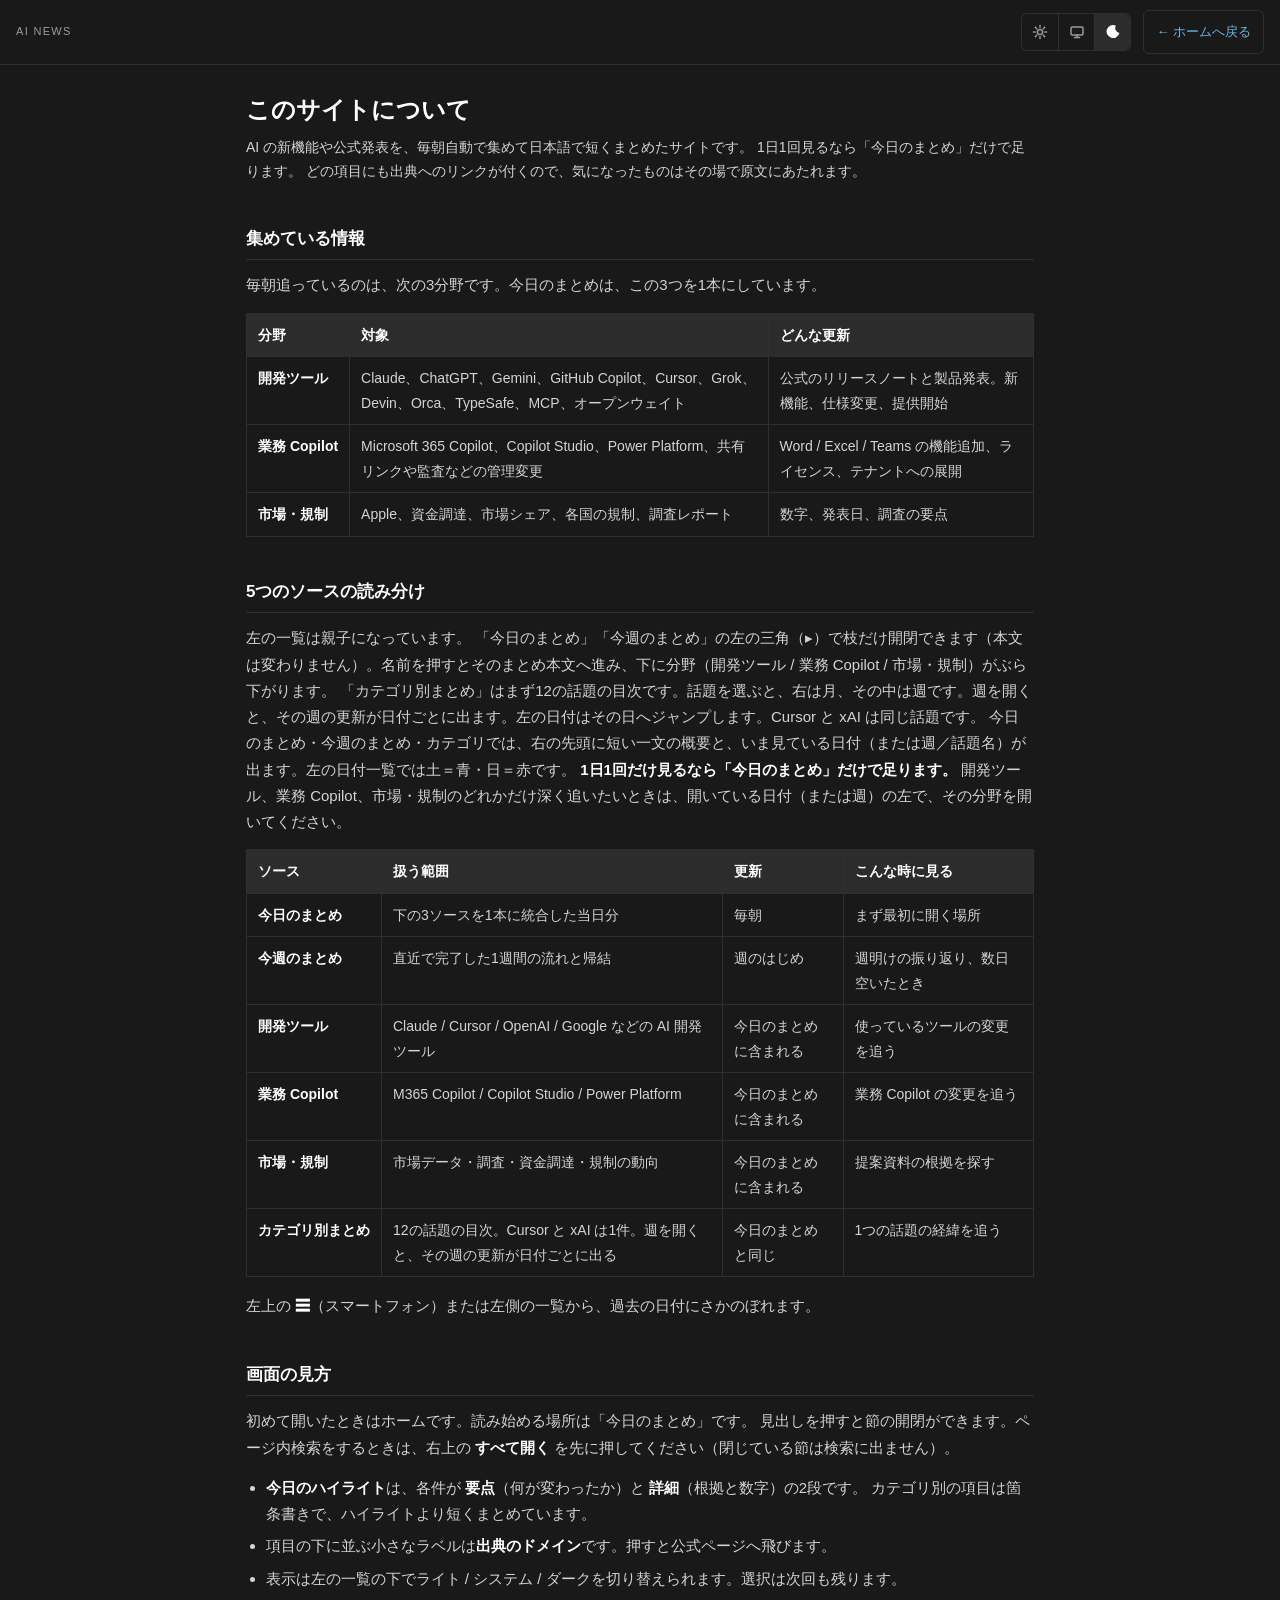
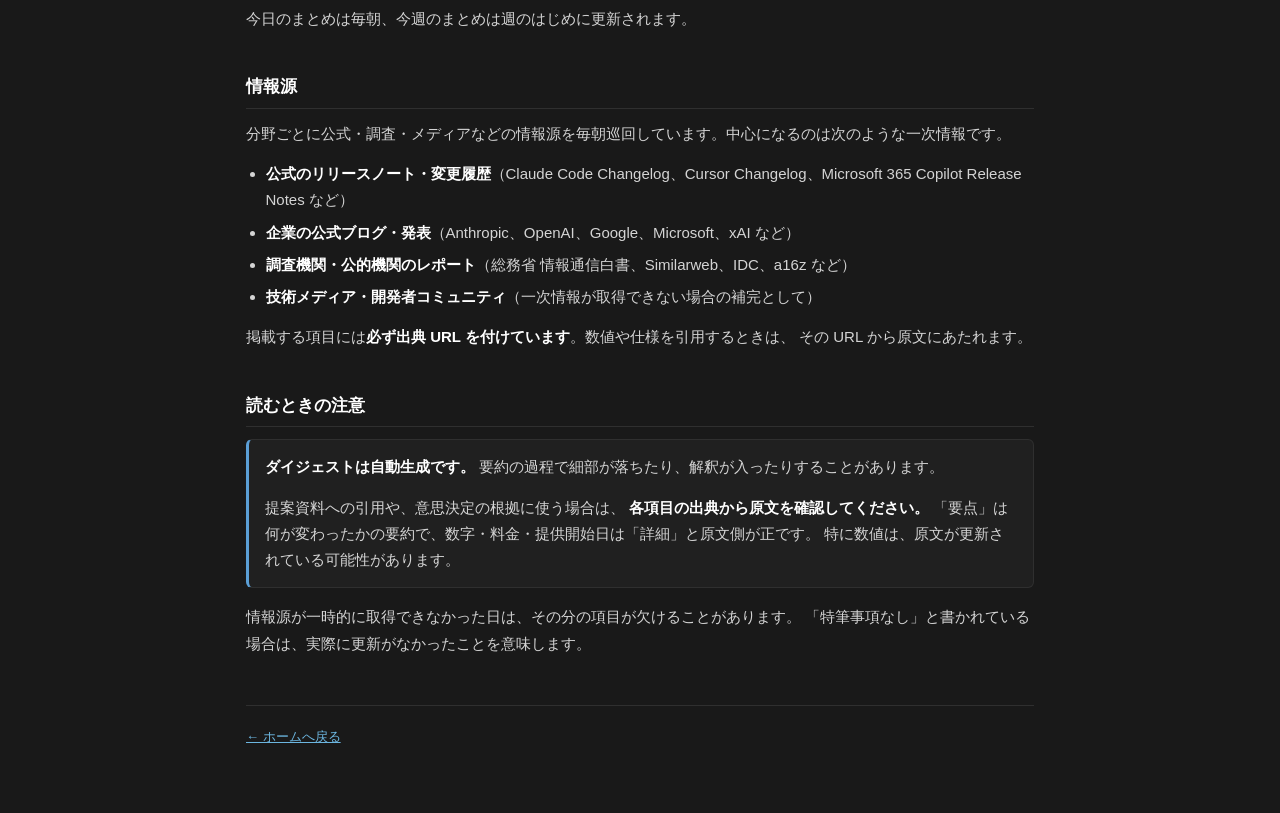
<file: about.html>
<!DOCTYPE html>
<html lang="ja">
<head>
  <meta charset="utf-8">
  <meta name="viewport" content="width=device-width, initial-scale=1">
  <title>このサイトについて — AI News</title>
  <meta name="description" content="AI の新機能や公式発表を毎朝自動で集め、日本語で短くまとめたサイトです。開発ツール・業務 Copilot・市場・規制の3分野を追い、ハイライトは要点と詳細、各項目には出典リンクが付きます。">
  <!-- 実効テーマ（dark/light）に合わせて JS が書き換える。初期値は暗色（既定プリファレンス） -->
  <meta name="color-scheme" content="dark">
  <!-- 初回描画前にテーマを確定し、フラッシュを防ぐ。localStorage キーは index.html と共用 -->
  <script>
    (function () {
      var KEY = 'ai-news-theme';
      var pref = localStorage.getItem(KEY) || 'dark';
      if (pref !== 'light' && pref !== 'dark' && pref !== 'system') pref = 'dark';
      var theme = pref === 'system'
        ? (matchMedia('(prefers-color-scheme: dark)').matches ? 'dark' : 'light')
        : pref;
      var root = document.documentElement;
      root.setAttribute('data-theme', theme);
      root.setAttribute('data-theme-pref', pref);
      var meta = document.querySelector('meta[name="color-scheme"]');
      if (meta) meta.content = theme;
    })();
  </script>
  <style>
    * { margin: 0; padding: 0; box-sizing: border-box; }

    /* ビューア（index.html）と同一のパレット */
    :root, [data-theme="dark"] {
      color-scheme: dark;
      --bg:#191919; --panel:#202020; --border:#2f2f2f; --border2:#2c2c2c;
      --fg:#d4d4d4; --fg-strong:#ffffff; --muted:#9b9b9b; --link:#6cb6e0;
      --accent:#5b9fd6; --brand:#9b9b9b;
      --active-bg:#2c2c2c;
    }
    [data-theme="light"] {
      color-scheme: light;
      --bg:#ffffff; --panel:#f7f6f3; --border:#e8e7e4; --border2:#efeee9;
      --fg:#37352f; --fg-strong:#37352f; --muted:#6f6e69; --link:#0b6e99;
      --accent:#2383e2; --brand:#6f6e69;
      --active-bg:#ecebe9;
    }

    body {
      font-family: -apple-system, BlinkMacSystemFont, "Segoe UI", Roboto, "Hiragino Sans", "Noto Sans CJK JP", sans-serif;
      background: var(--bg); color: var(--fg);
      line-height: 1.75; font-size: 15px;
    }

    .topbar {
      background: var(--bg); border-bottom: 1px solid var(--border);
      padding: 10px 16px; display: flex; align-items: center; gap: 12px;
    }
    .brand { font-size: 11px; color: var(--brand); letter-spacing: .12em; white-space: nowrap; }
    .theme-switch {
      display: inline-flex; border: 1px solid var(--border); border-radius: 6px;
      overflow: hidden; flex: none; background: var(--bg); margin-left: auto;
    }
    .theme-opt {
      background: none; border: none; color: var(--muted); cursor: pointer;
      font: inherit; padding: 0; width: 36px; height: 36px;
      display: inline-flex; align-items: center; justify-content: center;
    }
    .theme-opt + .theme-opt { border-left: 1px solid var(--border); }
    .theme-opt:hover { color: var(--fg); background: var(--border2); }
    .theme-opt[aria-checked="true"] {
      color: var(--fg-strong); background: var(--active-bg);
    }
    .theme-opt:focus-visible { outline: 2px solid var(--accent); outline-offset: -2px; z-index: 1; }
    .theme-opt svg { width: 16px; height: 16px; display: block; }
    .back {
      color: var(--link); text-decoration: none;
      font-size: 13px; border: 1px solid var(--border); border-radius: 6px;
      padding: 7px 12px; min-height: 44px; display: inline-flex; align-items: center;
    }
    .back:hover, .back:focus-visible { background: var(--border2); text-decoration: underline; }

    main { max-width: 820px; margin: 0 auto; padding: 28px 16px 64px; }

    h1 { font-size: 24px; color: var(--fg-strong); line-height: 1.4; margin-bottom: 8px; }
    .lede { color: var(--fg); font-size: 14px; margin-bottom: 32px; }

    h2 {
      font-size: 17px; color: var(--fg-strong); margin: 40px 0 12px;
      padding-bottom: 6px; border-bottom: 1px solid var(--border);
    }
    p { margin-bottom: 14px; }
    ul { margin: 0 0 14px 1.3em; }
    li { margin-bottom: 6px; }
    strong { color: var(--fg-strong); }
    a { color: var(--link); }

    /* 表は幅の狭い端末で自身がスクロールする。本文は横に流れない */
    .tw { overflow-x: auto; margin-bottom: 16px; -webkit-overflow-scrolling: touch; }
    table { border-collapse: collapse; width: 100%; min-width: 560px; font-size: 14px; }
    th, td { border: 1px solid var(--border); padding: 9px 11px; text-align: left; vertical-align: top; }
    th { background: var(--border2); color: var(--fg-strong); font-weight: 600; white-space: nowrap; }
    td .tab { color: var(--fg-strong); font-weight: 600; white-space: nowrap; }

    .flow { list-style: none; margin-left: 0; }
    .flow li {
      display: flex; gap: 12px; align-items: baseline;
      padding: 8px 0; border-bottom: 1px solid var(--border2);
    }
    .flow li:last-child { border-bottom: 0; }
    .flow time {
      font-variant-numeric: tabular-nums; color: var(--fg-strong);
      font-weight: 600; flex: none; width: 82px;
    }

    .note {
      background: var(--panel); border: 1px solid var(--border);
      border-left: 3px solid var(--accent);
      border-radius: 6px; padding: 14px 16px; margin-bottom: 16px;
    }
    .note p:last-child { margin-bottom: 0; }

    footer {
      margin-top: 48px; padding-top: 20px; border-top: 1px solid var(--border);
      color: var(--muted); font-size: 13px;
    }

    @media (max-width: 600px) {
      body { font-size: 14px; }
      main { padding: 20px 14px 48px; }
      h1 { font-size: 20px; }
      .flow li { flex-direction: column; gap: 2px; }
      .flow time { width: auto; }
      .theme-opt { width: 44px; height: 44px; }
    }
  </style>
</head>
<body>
  <header class="topbar">
    <span class="brand">AI NEWS</span>
    <div class="theme-switch" role="radiogroup" aria-label="表示モード">
      <button type="button" class="theme-opt" data-theme-set="light" role="radio" aria-checked="false" title="ライト" aria-label="ライト">
        <svg viewBox="0 0 16 16" aria-hidden="true" fill="none" stroke="currentColor" stroke-width="1.5" stroke-linecap="round">
          <circle cx="8" cy="8" r="2.6"/>
          <path d="M8 1.5v1.7M8 12.8v1.7M1.5 8h1.7M12.8 8h1.7M3.4 3.4l1.2 1.2M11.4 11.4l1.2 1.2M12.6 3.4l-1.2 1.2M4.6 11.4l-1.2 1.2"/>
        </svg>
      </button>
      <button type="button" class="theme-opt" data-theme-set="system" role="radio" aria-checked="false" title="システム" aria-label="システム">
        <svg viewBox="0 0 16 16" aria-hidden="true" fill="none" stroke="currentColor" stroke-width="1.5" stroke-linecap="round" stroke-linejoin="round">
          <rect x="2" y="3" width="12" height="8" rx="1.2"/>
          <path d="M5.5 13.5h5M8 11v2.5"/>
        </svg>
      </button>
      <button type="button" class="theme-opt" data-theme-set="dark" role="radio" aria-checked="false" title="ダーク" aria-label="ダーク">
        <svg viewBox="0 0 16 16" aria-hidden="true" fill="currentColor">
          <path d="M10.8 1.6A6.5 6.5 0 1 0 14.4 9a5.2 5.2 0 0 1-3.6-7.4Z"/>
        </svg>
      </button>
    </div>
    <a class="back" href="./#home">← ホームへ戻る</a>
  </header>

  <main>
    <h1>このサイトについて</h1>
    <p class="lede">
      AI の新機能や公式発表を、毎朝自動で集めて日本語で短くまとめたサイトです。
      1日1回見るなら「今日のまとめ」だけで足ります。
      どの項目にも出典へのリンクが付くので、気になったものはその場で原文にあたれます。
    </p>

    <h2>集めている情報</h2>
    <p>毎朝追っているのは、次の3分野です。今日のまとめは、この3つを1本にしています。</p>
    <div class="tw">
      <table>
        <thead>
          <tr><th>分野</th><th>対象</th><th>どんな更新</th></tr>
        </thead>
        <tbody>
          <tr>
            <td><span class="tab">開発ツール</span></td>
            <td>Claude、ChatGPT、Gemini、GitHub Copilot、Cursor、Grok、Devin、Orca、TypeSafe、MCP、オープンウェイト</td>
            <td>公式のリリースノートと製品発表。新機能、仕様変更、提供開始</td>
          </tr>
          <tr>
            <td><span class="tab">業務 Copilot</span></td>
            <td>Microsoft 365 Copilot、Copilot Studio、Power Platform、共有リンクや監査などの管理変更</td>
            <td>Word / Excel / Teams の機能追加、ライセンス、テナントへの展開</td>
          </tr>
          <tr>
            <td><span class="tab">市場・規制</span></td>
            <td>Apple、資金調達、市場シェア、各国の規制、調査レポート</td>
            <td>数字、発表日、調査の要点</td>
          </tr>
        </tbody>
      </table>
    </div>

    <h2>5つのソースの読み分け</h2>
    <p>
      左の一覧は親子になっています。
      「今日のまとめ」「今週のまとめ」の左の三角（▸）で枝だけ開閉できます（本文は変わりません）。名前を押すとそのまとめ本文へ進み、下に分野（開発ツール / 業務 Copilot / 市場・規制）がぶら下がります。
      「カテゴリ別まとめ」はまず12の話題の目次です。話題を選ぶと、右は月、その中は週です。週を開くと、その週の更新が日付ごとに出ます。左の日付はその日へジャンプします。Cursor と xAI は同じ話題です。
      今日のまとめ・今週のまとめ・カテゴリでは、右の先頭に短い一文の概要と、いま見ている日付（または週／話題名）が出ます。左の日付一覧では土＝青・日＝赤です。
      <strong>1日1回だけ見るなら「今日のまとめ」だけで足ります。</strong>
      開発ツール、業務 Copilot、市場・規制のどれかだけ深く追いたいときは、開いている日付（または週）の左で、その分野を開いてください。
    </p>
    <div class="tw">
      <table>
        <thead>
          <tr><th>ソース</th><th>扱う範囲</th><th>更新</th><th>こんな時に見る</th></tr>
        </thead>
        <tbody>
          <tr>
            <td><span class="tab">今日のまとめ</span></td>
            <td>下の3ソースを1本に統合した当日分</td>
            <td>毎朝</td>
            <td>まず最初に開く場所</td>
          </tr>
          <tr>
            <td><span class="tab">今週のまとめ</span></td>
            <td>直近で完了した1週間の流れと帰結</td>
            <td>週のはじめ</td>
            <td>週明けの振り返り、数日空いたとき</td>
          </tr>
          <tr>
            <td><span class="tab">開発ツール</span></td>
            <td>Claude / Cursor / OpenAI / Google などの AI 開発ツール</td>
            <td>今日のまとめに含まれる</td>
            <td>使っているツールの変更を追う</td>
          </tr>
          <tr>
            <td><span class="tab">業務 Copilot</span></td>
            <td>M365 Copilot / Copilot Studio / Power Platform</td>
            <td>今日のまとめに含まれる</td>
            <td>業務 Copilot の変更を追う</td>
          </tr>
          <tr>
            <td><span class="tab">市場・規制</span></td>
            <td>市場データ・調査・資金調達・規制の動向</td>
            <td>今日のまとめに含まれる</td>
            <td>提案資料の根拠を探す</td>
          </tr>
          <tr>
            <td><span class="tab">カテゴリ別まとめ</span></td>
            <td>12の話題の目次。Cursor と xAI は1件。週を開くと、その週の更新が日付ごとに出る</td>
            <td>今日のまとめと同じ</td>
            <td>1つの話題の経緯を追う</td>
          </tr>
        </tbody>
      </table>
    </div>
    <p>
      左上の <strong>☰</strong>（スマートフォン）または左側の一覧から、過去の日付にさかのぼれます。
    </p>

    <h2>画面の見方</h2>
    <p>
      初めて開いたときはホームです。読み始める場所は「今日のまとめ」です。
      見出しを押すと節の開閉ができます。ページ内検索をするときは、右上の
      <strong>すべて開く</strong> を先に押してください（閉じている節は検索に出ません）。
    </p>
    <ul>
      <li>
        <strong>今日のハイライト</strong>は、各件が
        <strong>要点</strong>（何が変わったか）と
        <strong>詳細</strong>（根拠と数字）の2段です。
        カテゴリ別の項目は箇条書きで、ハイライトより短くまとめています。
      </li>
      <li>
        項目の下に並ぶ小さなラベルは<strong>出典のドメイン</strong>です。押すと公式ページへ飛びます。
      </li>
      <li>
        表示は左の一覧の下でライト / システム / ダークを切り替えられます。選択は次回も残ります。
      </li>
    </ul>

    <p>今日のまとめは毎朝、今週のまとめは週のはじめに更新されます。</p>

    <h2>情報源</h2>
    <p>
      分野ごとに公式・調査・メディアなどの情報源を毎朝巡回しています。中心になるのは次のような一次情報です。
    </p>
    <ul>
      <li><strong>公式のリリースノート・変更履歴</strong>（Claude Code Changelog、Cursor Changelog、Microsoft 365 Copilot Release Notes など）</li>
      <li><strong>企業の公式ブログ・発表</strong>（Anthropic、OpenAI、Google、Microsoft、xAI など）</li>
      <li><strong>調査機関・公的機関のレポート</strong>（総務省 情報通信白書、Similarweb、IDC、a16z など）</li>
      <li><strong>技術メディア・開発者コミュニティ</strong>（一次情報が取得できない場合の補完として）</li>
    </ul>
    <p>
      掲載する項目には<strong>必ず出典 URL を付けています</strong>。数値や仕様を引用するときは、
      その URL から原文にあたれます。
    </p>

    <h2>読むときの注意</h2>
    <div class="note">
      <p>
        <strong>ダイジェストは自動生成です。</strong>
        要約の過程で細部が落ちたり、解釈が入ったりすることがあります。
      </p>
      <p>
        提案資料への引用や、意思決定の根拠に使う場合は、
        <strong>各項目の出典から原文を確認してください。</strong>
        「要点」は何が変わったかの要約で、数字・料金・提供開始日は「詳細」と原文側が正です。
        特に数値は、原文が更新されている可能性があります。
      </p>
    </div>
    <p>
      情報源が一時的に取得できなかった日は、その分の項目が欠けることがあります。
      「特筆事項なし」と書かれている場合は、実際に更新がなかったことを意味します。
    </p>

    <footer>
      <a href="./#home">← ホームへ戻る</a>
    </footer>
  </main>

  <script>
    const THEME_KEY = 'ai-news-theme';
    const THEME_PREFS = ['light', 'system', 'dark'];

    function resolveTheme(pref) {
      if (pref === 'light' || pref === 'dark') return pref;
      return matchMedia('(prefers-color-scheme: dark)').matches ? 'dark' : 'light';
    }

    function readThemePref() {
      const pref = localStorage.getItem(THEME_KEY) || 'dark';
      return THEME_PREFS.includes(pref) ? pref : 'dark';
    }

    function applyTheme(pref) {
      const theme = resolveTheme(pref);
      const root = document.documentElement;
      root.setAttribute('data-theme', theme);
      root.setAttribute('data-theme-pref', pref);
      const meta = document.querySelector('meta[name="color-scheme"]');
      if (meta) meta.content = theme;
      document.querySelectorAll('.theme-opt').forEach((btn) => {
        btn.setAttribute('aria-checked', String(btn.dataset.themeSet === pref));
      });
    }

    function setThemePref(pref) {
      if (!THEME_PREFS.includes(pref)) return;
      localStorage.setItem(THEME_KEY, pref);
      applyTheme(pref);
    }

    applyTheme(readThemePref());
    document.querySelector('.theme-switch')?.addEventListener('click', (ev) => {
      const btn = ev.target.closest('.theme-opt');
      if (btn) setThemePref(btn.dataset.themeSet);
    });
    matchMedia('(prefers-color-scheme: dark)').addEventListener('change', () => {
      if (readThemePref() === 'system') applyTheme('system');
    });
  </script>
</body>
</html>
</file>
